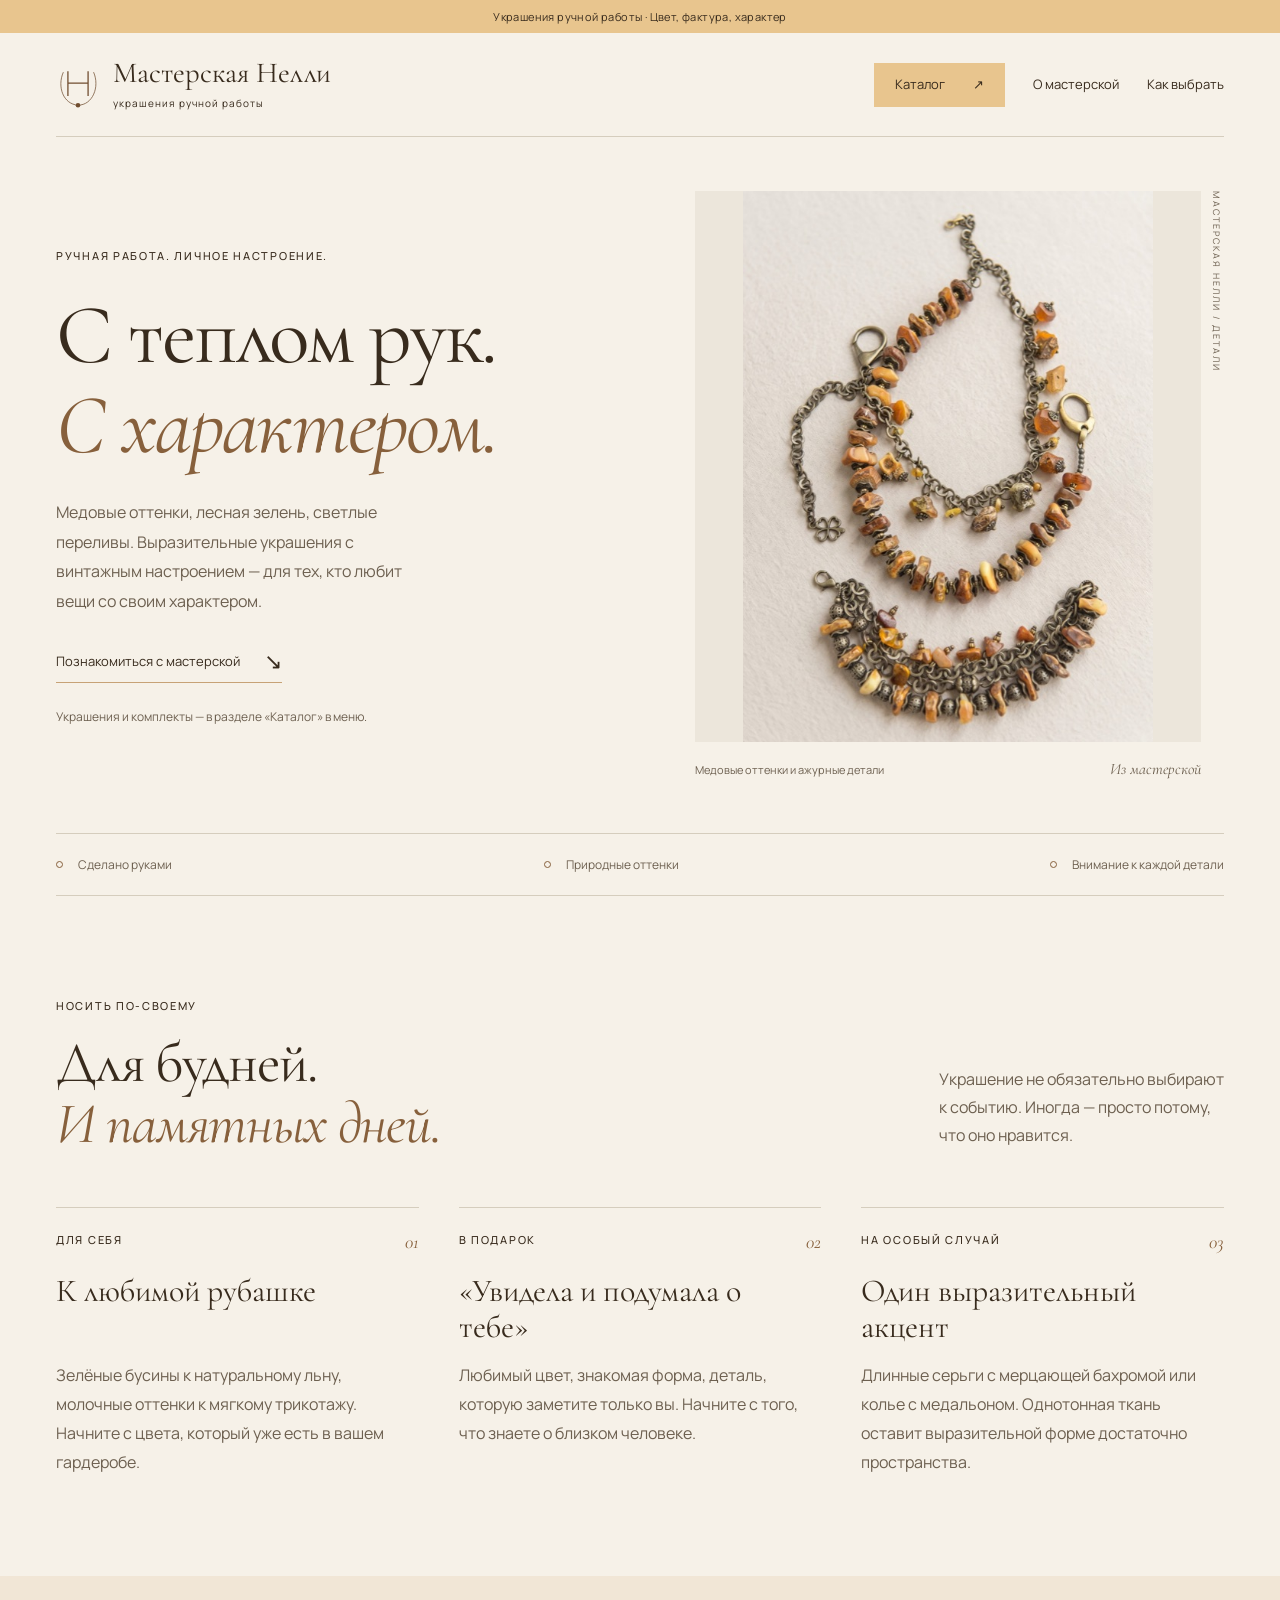
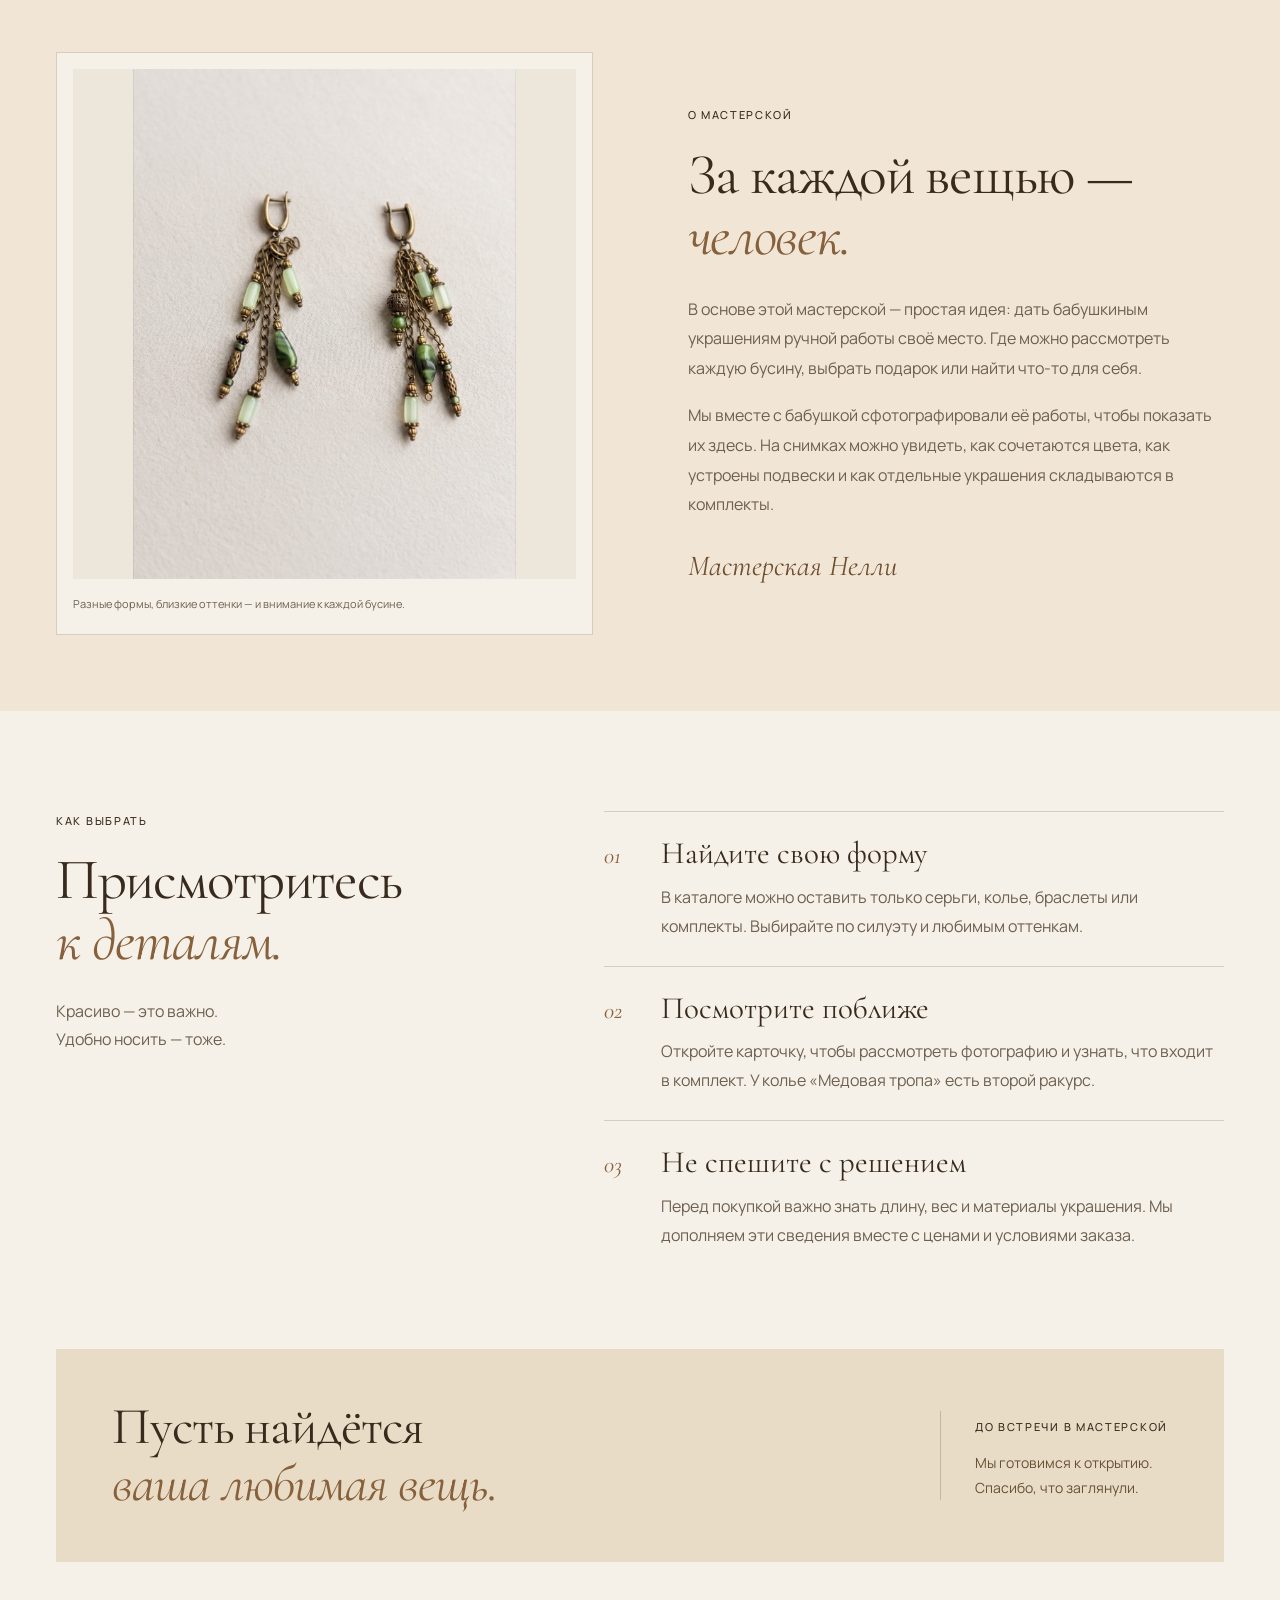
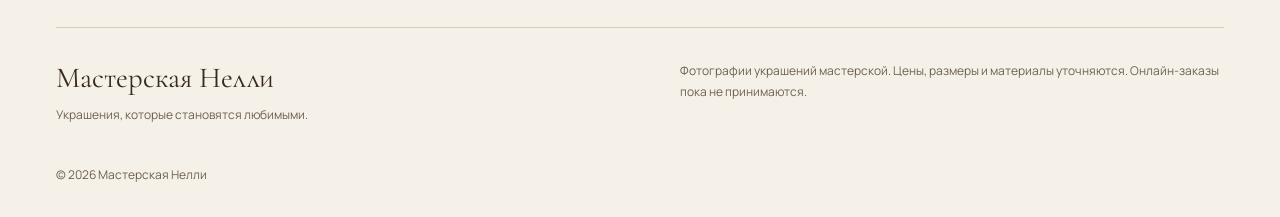
<file: index.html>
<!doctype html>
<html lang="ru">
<head>
  <meta charset="utf-8">
  <meta name="viewport" content="width=device-width, initial-scale=1">
  <meta name="description" content="Мастерская Нелли — украшения ручной работы с винтажным настроением. Природные оттенки, выразительные формы, отдельные украшения и комплекты.">
  <meta name="theme-color" content="#e8c58e">
  <title>Мастерская Нелли — украшения с характером</title>
  <link rel="stylesheet" href="styles.css?v=6">
  <script src="app.js?v=4" defer></script>
</head>
<body>
  <a class="skip-link" href="#main">Перейти к содержимому</a>
  <div class="announcement">Украшения ручной работы · Цвет, фактура, характер</div>
  <header class="site-header">
    <a class="brand" href="index.html" aria-label="Мастерская Нелли — главная"><svg class="brand-mark" viewBox="0 0 48 54" fill="none" aria-hidden="true"><path d="M13 39V12m22 0v27M13 25h22" stroke="currentColor" stroke-width="1.4"/><path d="M8 13C1 29 8 48 24 49c16 0 24-20 17-36" stroke="currentColor" stroke-width=".8"/><circle cx="24" cy="49" r="2.5" fill="currentColor"/></svg><span>Мастерская Нелли<small>украшения ручной работы</small></span></a>
    <nav aria-label="Основная навигация"><a class="catalog-entry" href="catalog.html">Каталог <span aria-hidden="true">↗</span></a><a href="#story">О мастерской</a><a href="#details">Как выбрать</a></nav>
  </header>
  <main id="main">
    <section class="hero container" aria-labelledby="hero-title">
      <div class="hero-copy">
        <p class="eyebrow">Ручная работа. Личное настроение.</p>
        <h1 id="hero-title">С теплом рук.<br><em>С характером.</em></h1>
        <p class="hero-description">Медовые оттенки, лесная зелень, светлые переливы. Выразительные украшения с винтажным настроением — для тех, кто любит вещи со своим характером.</p>
        <a class="text-link" href="#story">Познакомиться с мастерской <span aria-hidden="true">↘</span></a>
        <p class="hero-direction">Украшения и комплекты — в разделе «Каталог» в меню.</p>
      </div>
      <figure class="hero-visual">
        <div class="hero-image-wrap"><img class="hero-image" src="assets/products/31618-1440.jpg" srcset="assets/products/31618-720.jpg 720w, assets/products/31618-1440.jpg 1440w" sizes="(max-width: 650px) 100vw, 50vw" alt="Колье и браслет медовых оттенков с бронзовыми цепочками на светлой ткани" fetchpriority="high" width="1075" height="1440"></div>
        <figcaption><span>Медовые оттенки и ажурные детали</span><span class="photo-index">Из мастерской</span></figcaption>
        <span class="visual-side-note" aria-hidden="true">Мастерская Нелли / детали</span>
      </figure>
    </section>
    <div class="values-strip container"><span>Сделано руками</span><span>Природные оттенки</span><span>Внимание к каждой детали</span></div>
    <section class="section container inspiration" id="inspiration" aria-labelledby="inspiration-title">
      <div class="section-heading"><div><p class="eyebrow">Носить по-своему</p><h2 id="inspiration-title">Для будней.<br><em>И памятных дней.</em></h2></div><p class="section-intro">Украшение не обязательно выбирают<br>к событию. Иногда — просто потому,<br>что оно нравится.</p></div>
      <div class="occasion-grid">
        <article><span class="occasion-number" aria-hidden="true">01</span><p class="eyebrow">Для себя</p><h3>К любимой рубашке</h3><p>Зелёные бусины к натуральному льну, молочные оттенки к мягкому трикотажу. Начните с цвета, который уже есть в вашем гардеробе.</p></article>
        <article><span class="occasion-number" aria-hidden="true">02</span><p class="eyebrow">В подарок</p><h3>«Увидела и подумала о тебе»</h3><p>Любимый цвет, знакомая форма, деталь, которую заметите только вы. Начните с того, что знаете о близком человеке.</p></article>
        <article><span class="occasion-number" aria-hidden="true">03</span><p class="eyebrow">На особый случай</p><h3>Один выразительный акцент</h3><p>Длинные серьги с мерцающей бахромой или колье с медальоном. Однотонная ткань оставит выразительной форме достаточно пространства.</p></article>
      </div>
    </section>
    <section class="story-section" id="story" aria-labelledby="story-title"><div class="container story-grid">
      <figure class="story-art"><img src="assets/products/31603-1440.jpg" srcset="assets/products/31603-720.jpg 720w, assets/products/31603-1440.jpg 1440w" sizes="(max-width: 650px) 100vw, 45vw" loading="lazy" width="1080" height="1440" alt="Зелёные бусины и ажурные бронзовые детали серёг на светлой ткани"><figcaption>Разные формы, близкие оттенки — и внимание к каждой бусине.</figcaption></figure>
      <div class="story-copy"><p class="eyebrow">О мастерской</p><h2 id="story-title">За каждой вещью —<br><em>человек.</em></h2><p>В основе этой мастерской — простая идея: дать бабушкиным украшениям ручной работы своё место. Где можно рассмотреть каждую бусину, выбрать подарок или найти что-то для себя.</p><p>Мы вместе с бабушкой сфотографировали её работы, чтобы показать их здесь. На снимках можно увидеть, как сочетаются цвета, как устроены подвески и как отдельные украшения складываются в комплекты.</p><p class="story-signature">Мастерская Нелли</p></div>
    </div></section>
    <section class="section container choosing" id="details" aria-labelledby="details-title">
      <div class="choosing-heading"><p class="eyebrow">Как выбрать</p><h2 id="details-title">Присмотритесь<br><em>к деталям.</em></h2><p>Красиво — это важно.<br>Удобно носить — тоже.</p></div>
      <div class="care-grid"><article><span class="care-icon" aria-hidden="true">01</span><div><h3>Найдите свою форму</h3><p>В каталоге можно оставить только серьги, колье, браслеты или комплекты. Выбирайте по силуэту и любимым оттенкам.</p></div></article><article><span class="care-icon" aria-hidden="true">02</span><div><h3>Посмотрите поближе</h3><p>Откройте карточку, чтобы рассмотреть фотографию и узнать, что входит в комплект. У колье «Медовая тропа» есть второй ракурс.</p></div></article><article><span class="care-icon" aria-hidden="true">03</span><div><h3>Не спешите с решением</h3><p>Перед покупкой важно знать длину, вес и материалы украшения. Мы дополняем эти сведения вместе с ценами и условиями заказа.</p></div></article></div>
    </section>
    <section class="closing-banner container" aria-label="До встречи в мастерской"><p>Пусть найдётся<br><em>ваша любимая вещь.</em></p><div class="closing-note"><span class="eyebrow">До встречи в мастерской</span><p>Мы готовимся к открытию.<br>Спасибо, что заглянули.</p></div></section>
  </main>
  <footer class="site-footer container"><div><a class="footer-brand" href="index.html">Мастерская Нелли</a><p>Украшения, которые становятся любимыми.</p></div><p class="demo-note">Фотографии украшений мастерской. Цены, размеры и материалы уточняются. Онлайн-заказы пока не принимаются.</p><small>© <span data-year>2026</span> Мастерская Нелли</small></footer>
</body>
</html>
</file>
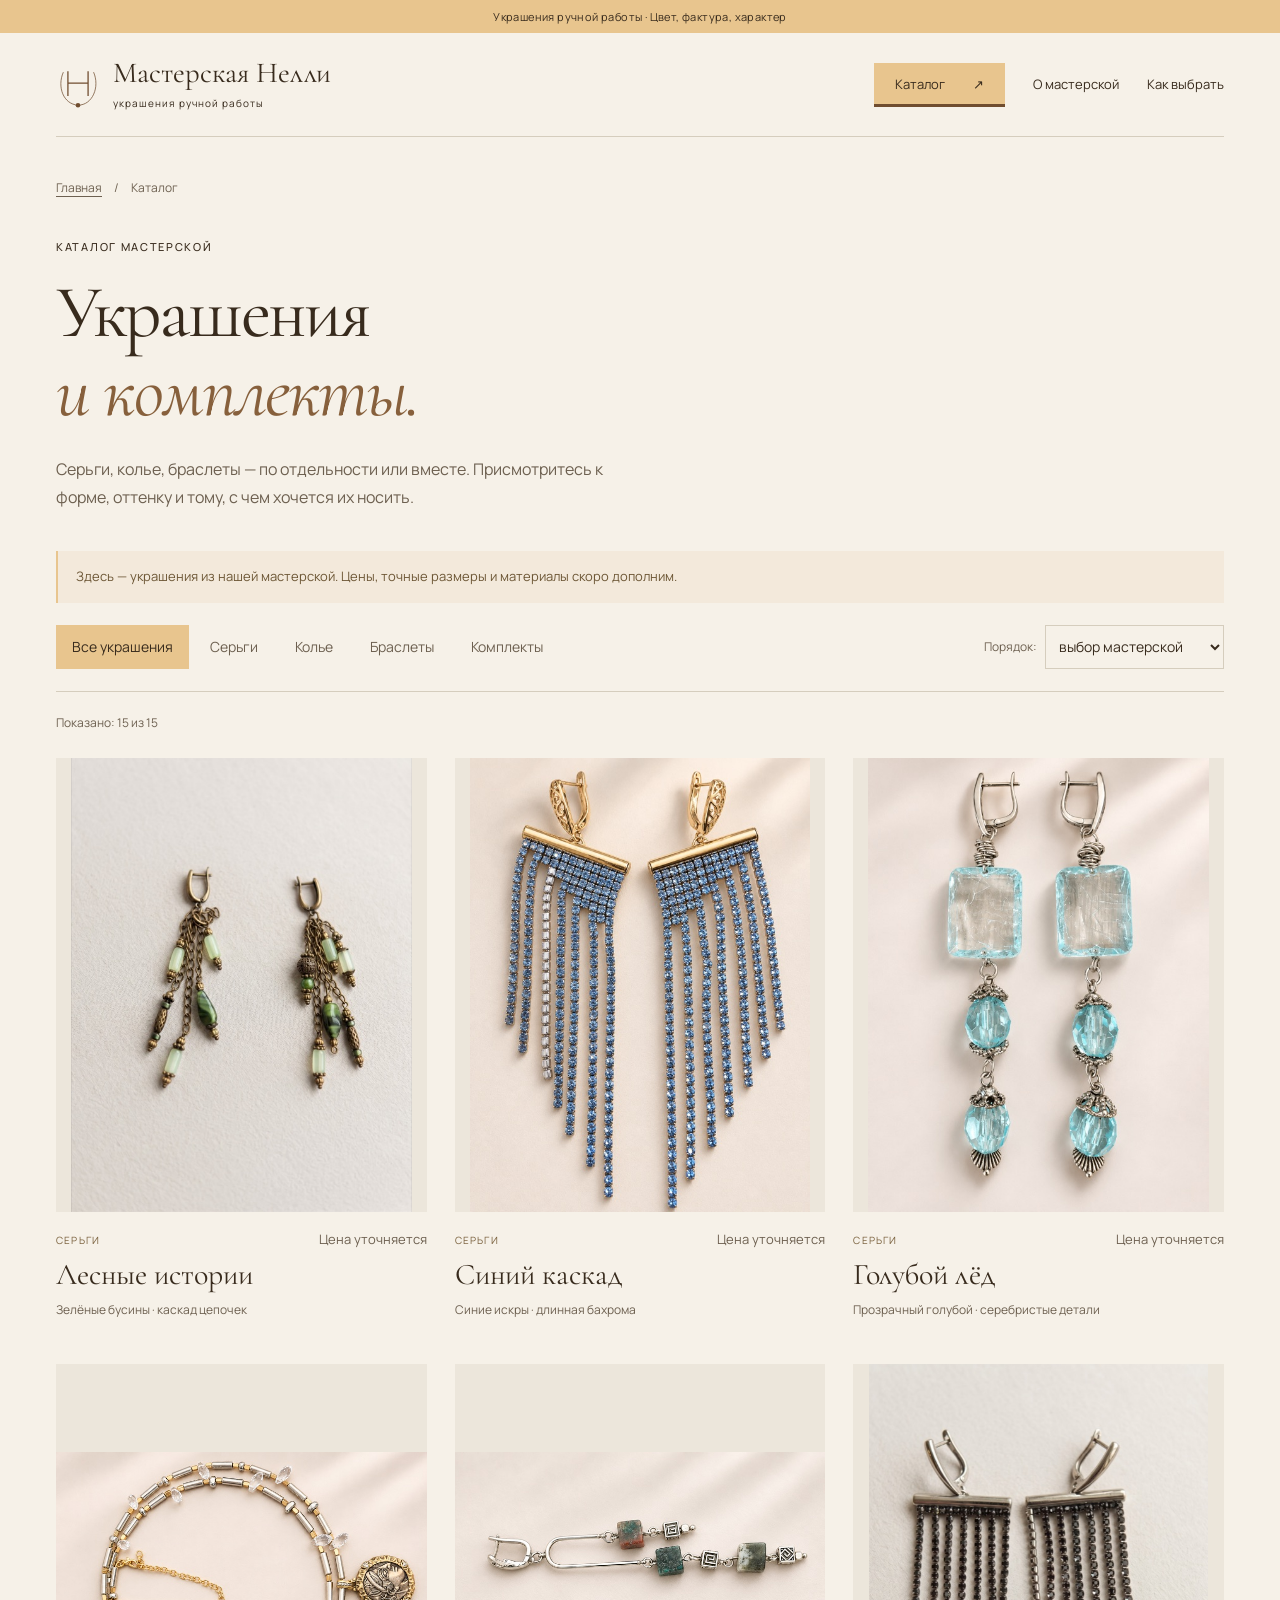
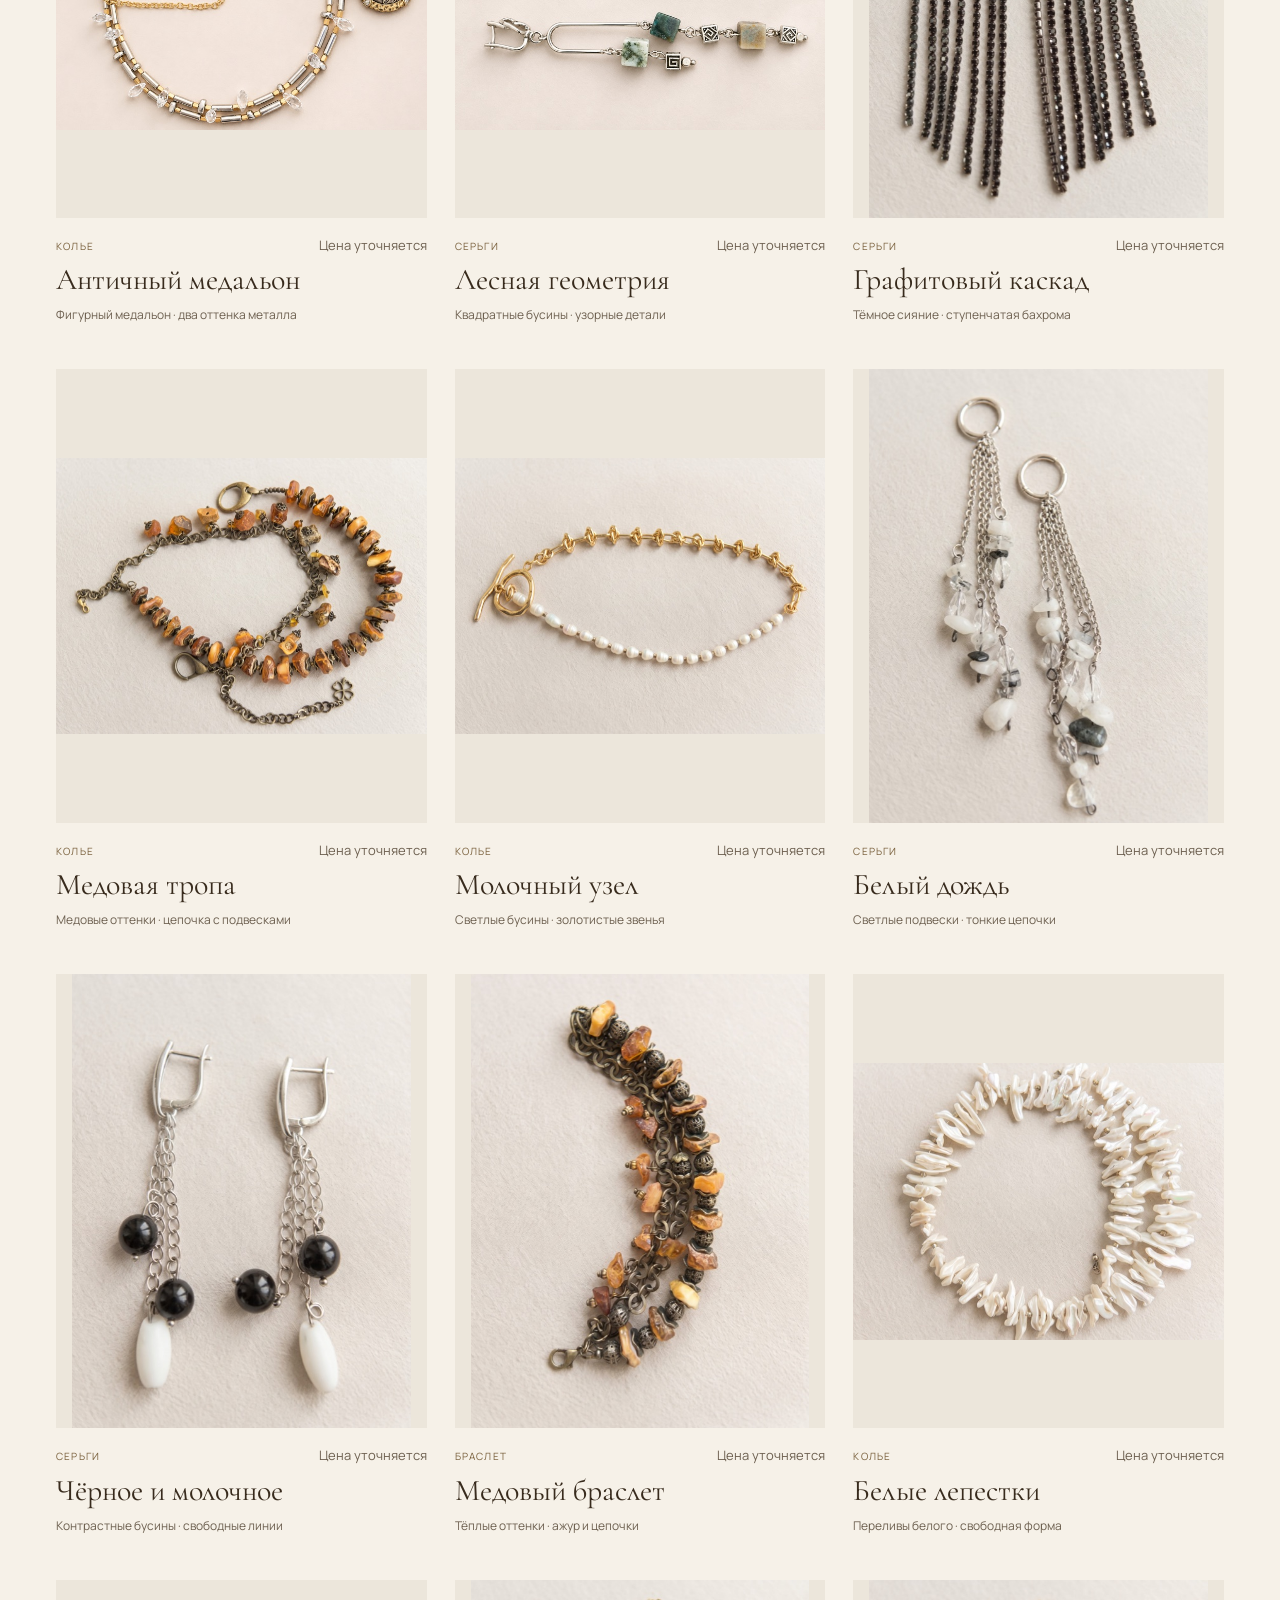
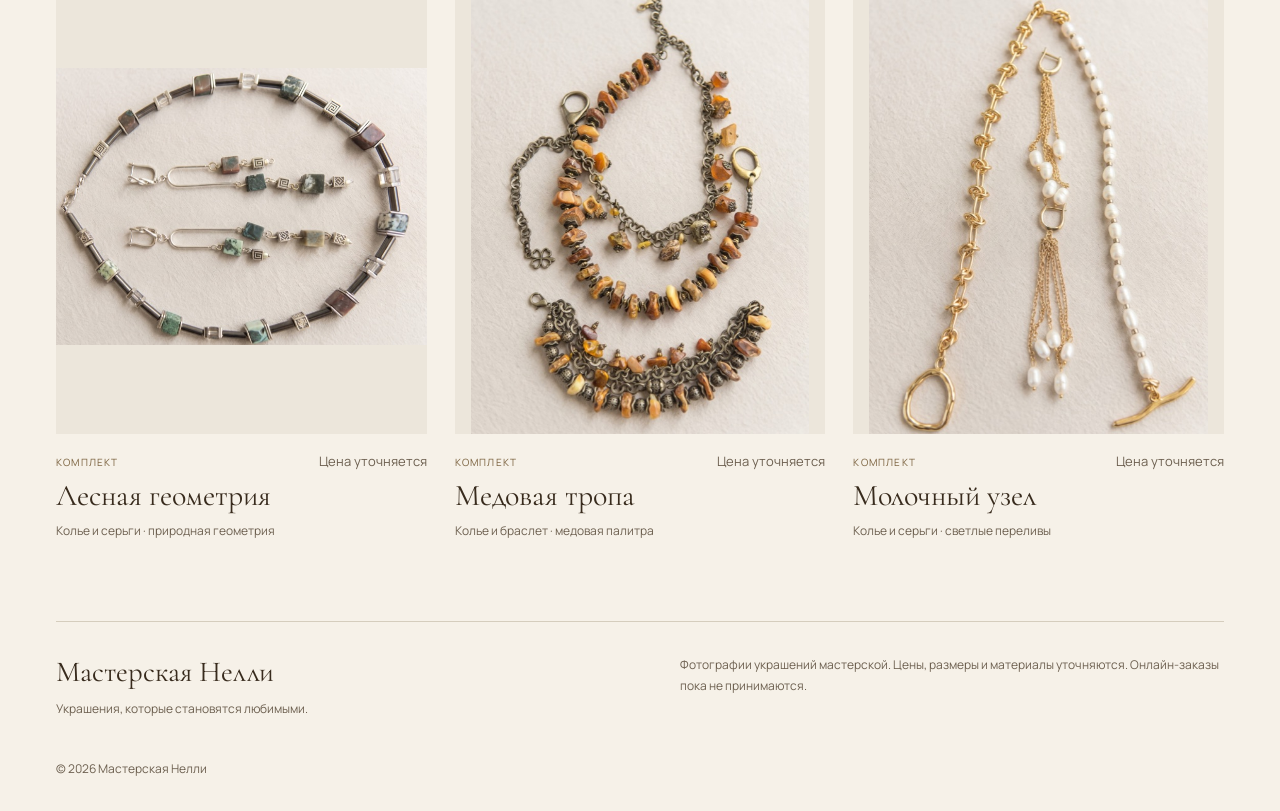
<file: catalog.html>
<!doctype html>
<html lang="ru">
<head>
  <meta charset="utf-8">
  <meta name="viewport" content="width=device-width, initial-scale=1">
  <meta name="description" content="Коллекция украшений Мастерской Нелли: серьги, колье, браслеты и комплекты. Фотографии украшений ручной работы.">
  <meta name="theme-color" content="#e8c58e">
  <title>Украшения — Мастерская Нелли</title>
  <link rel="stylesheet" href="styles.css?v=6">
  <script src="app.js?v=4" defer></script>
</head>
<body>
  <a class="skip-link" href="#main">Перейти к содержимому</a>
  <div class="announcement">Украшения ручной работы · Цвет, фактура, характер</div>
  <header class="site-header">
    <a class="brand" href="index.html" aria-label="Мастерская Нелли — главная"><svg class="brand-mark" viewBox="0 0 48 54" fill="none" aria-hidden="true"><path d="M13 39V12m22 0v27M13 25h22" stroke="currentColor" stroke-width="1.4"/><path d="M8 13C1 29 8 48 24 49c16 0 24-20 17-36" stroke="currentColor" stroke-width=".8"/><circle cx="24" cy="49" r="2.5" fill="currentColor"/></svg><span>Мастерская Нелли<small>украшения ручной работы</small></span></a>
    <nav aria-label="Основная навигация"><a class="catalog-entry" href="catalog.html" aria-current="page">Каталог <span aria-hidden="true">↗</span></a><a href="index.html#story">О мастерской</a><a href="index.html#details">Как выбрать</a></nav>
  </header>
  <main id="main" class="container">
    <section class="page-heading" aria-labelledby="catalog-title">
      <nav class="breadcrumbs" aria-label="Хлебные крошки"><a href="index.html">Главная</a><span aria-hidden="true">/</span><span aria-current="page">Каталог</span></nav>
      <p class="eyebrow">Каталог мастерской</p>
      <h1 id="catalog-title">Украшения<br><em>и комплекты.</em></h1>
      <p>Серьги, колье, браслеты — по отдельности или вместе. Присмотритесь к форме, оттенку и тому, с чем хочется их носить.</p>
    </section>
    <section class="catalog-section" aria-label="Каталог украшений">
      <p class="prototype-note">Здесь — украшения из нашей мастерской. Цены, точные размеры и материалы скоро дополним.</p>
      <div class="catalog-toolbar">
        <div class="filters" role="group" aria-label="Тип украшения">
          <button class="filter-button" type="button" data-filter="all" aria-pressed="true">Все украшения</button>
          <button class="filter-button" type="button" data-filter="earrings" aria-pressed="false">Серьги</button>
          <button class="filter-button" type="button" data-filter="necklaces" aria-pressed="false">Колье</button>
          <button class="filter-button" type="button" data-filter="bracelets" aria-pressed="false">Браслеты</button>
          <button class="filter-button" type="button" data-filter="sets" aria-pressed="false">Комплекты</button>
        </div>
        <label class="sort-label" for="catalog-sort">Порядок: <select id="catalog-sort"><option value="featured">выбор мастерской</option><option value="name-asc">по названию</option><option value="price-asc">сначала дешевле</option><option value="price-desc">сначала дороже</option></select></label>
      </div>
      <p class="catalog-count" data-catalog-count aria-live="polite"></p>
      <div class="product-grid" data-catalog></div>
      <noscript><p class="prototype-note">Для просмотра каталога включите JavaScript. Сведения об открытии мастерской появятся на главной странице.</p></noscript>
    </section>
  </main>
  <footer class="site-footer container"><div><a class="footer-brand" href="index.html">Мастерская Нелли</a><p>Украшения, которые становятся любимыми.</p></div><p class="demo-note">Фотографии украшений мастерской. Цены, размеры и материалы уточняются. Онлайн-заказы пока не принимаются.</p><small>© <span data-year>2026</span> Мастерская Нелли</small></footer>
</body>
</html>
</file>
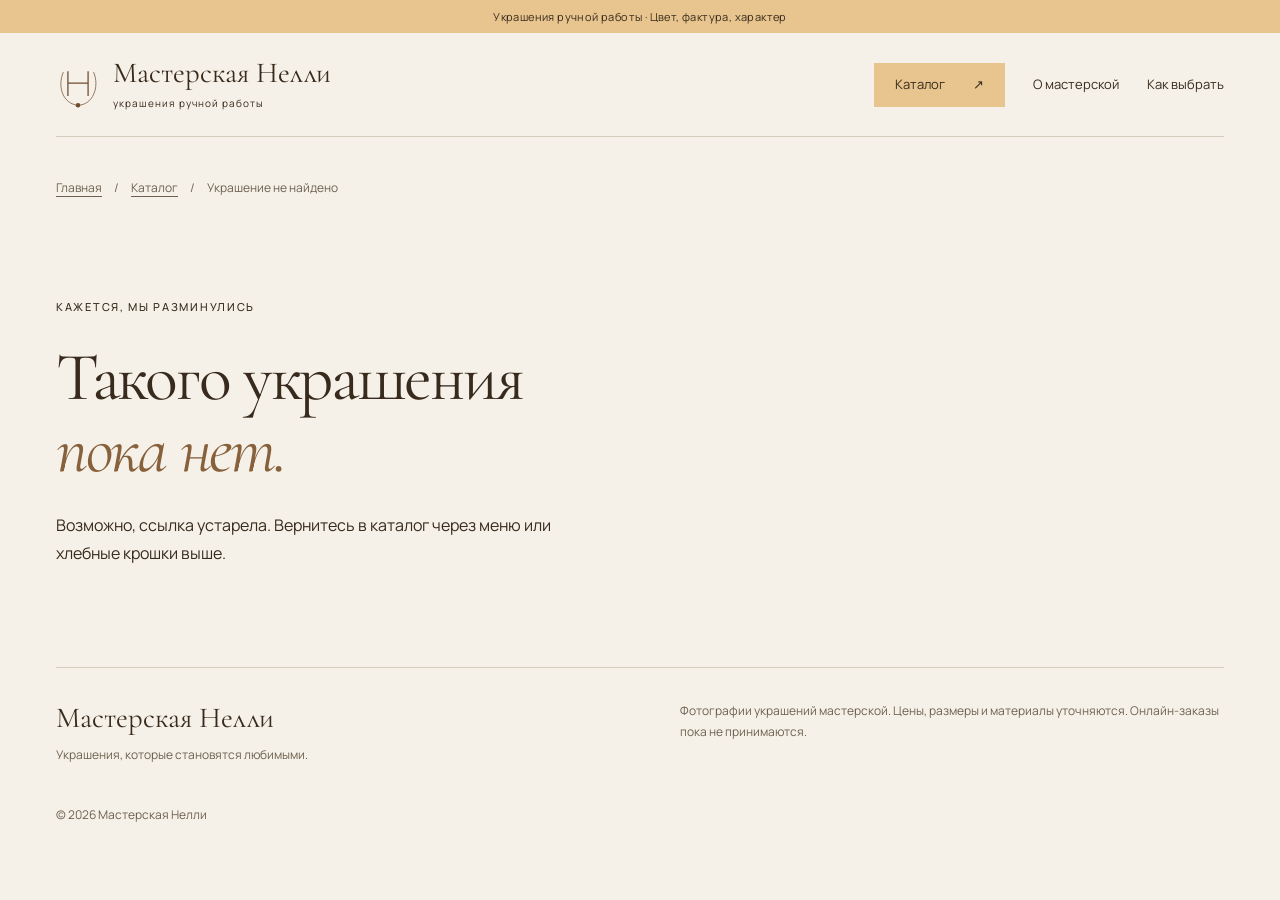
<file: product.html>
<!doctype html>
<html lang="ru">
<head>
  <meta charset="utf-8">
  <meta name="viewport" content="width=device-width, initial-scale=1">
  <meta name="description" content="Фотографии, описание и состав украшений и комплектов Мастерской Нелли.">
  <meta name="theme-color" content="#e8c58e">
  <title>Украшение — Мастерская Нелли</title>
  <link rel="stylesheet" href="styles.css?v=6">
  <script src="app.js?v=4" defer></script>
</head>
<body>
  <a class="skip-link" href="#main">Перейти к содержимому</a>
  <div class="announcement">Украшения ручной работы · Цвет, фактура, характер</div>
  <header class="site-header">
    <a class="brand" href="index.html" aria-label="Мастерская Нелли — главная"><svg class="brand-mark" viewBox="0 0 48 54" fill="none" aria-hidden="true"><path d="M13 39V12m22 0v27M13 25h22" stroke="currentColor" stroke-width="1.4"/><path d="M8 13C1 29 8 48 24 49c16 0 24-20 17-36" stroke="currentColor" stroke-width=".8"/><circle cx="24" cy="49" r="2.5" fill="currentColor"/></svg><span>Мастерская Нелли<small>украшения ручной работы</small></span></a>
    <nav aria-label="Основная навигация"><a class="catalog-entry" href="catalog.html">Каталог <span aria-hidden="true">↗</span></a><a href="index.html#story">О мастерской</a><a href="index.html#details">Как выбрать</a></nav>
  </header>
  <main id="main" class="container">
    <div class="page-heading"><nav class="breadcrumbs" aria-label="Хлебные крошки"><a href="index.html">Главная</a><span aria-hidden="true">/</span><a href="catalog.html">Каталог</a><span aria-hidden="true">/</span><span data-product-breadcrumb aria-current="page">Карточка украшения</span></nav></div>
    <div data-product><p class="error-message">Загружаем историю украшения…</p></div>
    <noscript><p class="prototype-note">Для отображения карточки украшения включите JavaScript. Вернуться в каталог можно через меню или хлебные крошки выше.</p></noscript>
  </main>
  <footer class="site-footer container"><div><a class="footer-brand" href="index.html">Мастерская Нелли</a><p>Украшения, которые становятся любимыми.</p></div><p class="demo-note">Фотографии украшений мастерской. Цены, размеры и материалы уточняются. Онлайн-заказы пока не принимаются.</p><small>© <span data-year>2026</span> Мастерская Нелли</small></footer>
</body>
</html>
</file>
<file: styles.css>
@import url('https://fonts.googleapis.com/css2?family=Cormorant+Garamond:ital,wght@0,400;0,500;0,600;1,400;1,500&family=Manrope:wght@400;500;600&display=swap');

:root {
  --paper: #f6f1e8;
  --ink: #382b1d;
  --muted: #6d6050;
  --amber: #e8c58e;
  --amber-text: #87603c;
  --amber-dark: #704d2f;
  --blush: #e9dcc6;
  --line: #d5cdbd;
  --serif: 'Cormorant Garamond', Georgia, serif;
  --sans: 'Manrope', Arial, sans-serif;
}
* { box-sizing: border-box; }
html { scroll-behavior: smooth; scroll-padding-top: 32px; }
body { margin: 0; background: var(--paper); color: var(--ink); font: 16px/1.75 var(--sans); }
a { color: inherit; text-decoration: none; }
button, input, select { font: inherit; }
button, a, select { -webkit-tap-highlight-color: transparent; }
button { cursor: pointer; }
img { display: block; width: 100%; height: auto; object-fit: cover; }
figure, h1, h2, h3, p { margin: 0; }
main, section, article, figure, .hero-copy, .product-detail { min-width: 0; }
h1, h2, h3, p, dd { overflow-wrap: break-word; }
h1, h2, h3 { font-family: var(--serif); font-weight: 400; line-height: 1.06; }
em { color: var(--amber-text); font-weight: 400; }
a:focus-visible, button:focus-visible, input:focus-visible, select:focus-visible, summary:focus-visible { outline: 2px solid var(--amber-dark); outline-offset: 5px; }
.container { width: min(1280px, calc(100% - 112px)); margin-inline: auto; }
.eyebrow { font: 500 11px/1.8 var(--sans); text-transform: uppercase; letter-spacing: 1.7px; }
.announcement { text-align: center; padding: 7px 20px; background: var(--amber); font-size: 11px; color: var(--ink); letter-spacing: .4px; }
.site-header { width: min(1280px, calc(100% - 112px)); margin: auto; display: flex; align-items: center; justify-content: space-between; gap: 32px; padding: 24px 0; border-bottom: 1px solid var(--line); }
.brand { display: flex; align-items: center; gap: 13px; font: 29px/1.1 var(--serif); }
.brand-mark { width: 44px; height: 52px; flex-shrink: 0; color: var(--amber-dark); }
.brand small { display: block; font: 10px/1.8 var(--sans); letter-spacing: 1px; margin-top: 5px; }
.site-header nav { display: flex; align-items: center; gap: 28px; font-size: 13px; }
.site-header nav a { display: inline-flex; align-items: center; justify-content: center; min-height: 44px; padding: 8px 0; }
.site-header nav a:hover { color: var(--amber-text); }
.site-header nav .catalog-entry { color: var(--ink); background: var(--amber); padding: 10px 21px; gap: 28px; }
.site-header nav .catalog-entry:hover { background: #ddb577; }
.catalog-entry[aria-current=page] { box-shadow: inset 0 -3px var(--amber-dark); }
.skip-link { position: absolute; top: -100px; left: 20px; background: var(--paper); padding: 12px; z-index: 10; }
.skip-link:focus { top: 10px; }
.hero { display: grid; grid-template-columns: 1.12fr 1fr; gap: 46px; align-items: center; padding-top: 54px; padding-bottom: 50px; }
.hero-copy { padding-block: 24px; }
h1 { font-size: clamp(58px, 6.6vw, 94px); letter-spacing: -2.3px; }
.hero h1 { margin: 25px 0 28px 0; position: relative; z-index: 1; }
.hero h1 em { color: var(--amber-text); }
.hero-description { max-width: 365px; color: var(--muted); font-size: 16px; line-height: 1.85; }
.text-link { display: inline-flex; align-items: center; min-height: 44px; gap: 24px; border-bottom: 1px solid #c7a276; font-size: 13px; }
.text-link:hover { color: var(--amber-text); border-color: var(--amber-dark); }
.hero .text-link { margin-top: 23px; }
.text-link span { font-size: 22px; }
.hero-direction { max-width: 340px; color: var(--muted); font-size: 12px; margin-top: 23px; line-height: 1.75; }
.hero-visual { position: relative; padding-right: 23px; }
.hero-image-wrap { background: #ece6db; overflow: hidden; }
.hero-image { height: clamp(450px, 43vw, 610px); object-fit: contain; object-position: 50% 50%; }
.hero-visual figcaption { display: flex; align-items: baseline; justify-content: space-between; gap: 14px; margin-top: 13px; color: var(--muted); font-size: 11px; }
.photo-index { white-space: nowrap; font-family: var(--serif); font-style: italic; font-size: 16px; }
.visual-side-note { position: absolute; right: 0; top: 0; writing-mode: vertical-rl; font-size: 9px; letter-spacing: 2px; text-transform: uppercase; color: var(--muted); }
.values-strip { display: flex; gap: 24px; justify-content: space-between; border-block: 1px solid var(--line); padding-block: 20px; color: var(--muted); font-size: 12px; }
.values-strip span { display: flex; align-items: center; gap: 15px; }
.values-strip span::before { content: ''; width: 5px; height: 5px; border: 1px solid var(--amber-text); border-radius: 50%; }
.section { padding-block: 100px; }
h2 { font-size: clamp(43px, 4.5vw, 64px); letter-spacing: -1.3px; }
.section-heading { display: flex; align-items: end; justify-content: space-between; gap: 40px; }
.section-heading h2 { margin-top: 18px; }
.section-intro { max-width: 360px; color: var(--muted); font-size: 16px; padding-bottom: 6px; }
.occasion-grid { display: grid; grid-template-columns: repeat(3, minmax(0, 1fr)); gap: 40px; margin-top: 52px; }
.occasion-grid article { border-top: 1px solid var(--line); padding-top: 22px; position: relative; }
.occasion-number { float: right; font: italic 19px var(--serif); color: var(--amber-text); }
.occasion-grid h3 { font-size: 32px; line-height: 1.12; min-height: 72px; margin: 23px 0 16px; max-width: 290px; }
.occasion-grid article > p:last-child { color: var(--muted); font-size: 16px; line-height: 1.8; max-width: 350px; }
.story-section { background: #f1e6d6; padding-block: 76px; }
.story-grid { display: grid; grid-template-columns: 1fr 1fr; gap: 95px; align-items: center; }
.story-art { background: var(--paper); padding: 16px 16px 20px; border: 1px solid var(--line); }
.sketch-header { display: flex; justify-content: space-between; gap: 16px; font-size: 10px; letter-spacing: 1px; color: var(--muted); }
.story-art img { aspect-ratio: 4/5; max-height: 510px; object-fit: contain; background: #ece6db; }
.story-art figcaption { padding-top: 16px; color: var(--muted); font-size: 11px; line-height: 1.7; }
.story-copy h2 { margin: 20px 0 28px; }
.story-copy > p:not(.eyebrow):not(.story-signature) { color: var(--muted); margin-top: 18px; font-size: 16px; line-height: 1.85; }
.story-copy .story-signature { font: italic 29px var(--serif); color: var(--amber-dark); margin-top: 28px; }
.choosing { display: grid; grid-template-columns: .85fr 1.15fr; gap: 90px; }
.choosing-heading h2 { margin: 19px 0 25px; }
.choosing-heading > p:last-child { color: var(--muted); }
.care-grid article { display: grid; grid-template-columns: 35px minmax(0, 1fr); gap: 22px; padding: 25px 0; border-top: 1px solid var(--line); }
.care-grid article:last-child { padding-bottom: 0; }
.care-icon { color: var(--amber-text); font: italic 23px var(--serif); padding-top: 5px; }
.care-grid h3 { font-size: 31px; margin-bottom: 13px; }
.care-grid p { color: var(--muted); font-size: 16px; line-height: 1.8; }
.closing-banner { display: flex; justify-content: space-between; align-items: center; gap: 40px; background: var(--blush); padding: 50px 56px; margin-bottom: 65px; }
.closing-banner > p { font: 52px/1.08 var(--serif); letter-spacing: -1px; }
.closing-banner em { color: var(--amber-text); }
.closing-note { border-left: 1px solid #c7b3a7; padding-left: 34px; }
.closing-note p { font-size: 14px; margin-top: 12px; color: #665137; }
.site-footer { display: grid; grid-template-columns: 1fr 1fr; gap: 24px 80px; border-top: 1px solid var(--line); padding-block: 32px; }
.footer-brand { font: 29px var(--serif); }
.site-footer p:not(.demo-note) { font-size: 12px; color: var(--muted); margin-top: 9px; }
.demo-note, .site-footer small { color: var(--muted); font-size: 12px; }
.site-footer small { grid-column: 1 / -1; padding-top: 15px; }
.site-footer a:hover { color: var(--amber-text); }
/* The catalog and individual pieces share the same restrained typography. */
.page-heading { padding: 28px 0 40px; }
.breadcrumbs { display: flex; align-items: center; flex-wrap: wrap; gap: 6px 12px; color: var(--muted); font-size: 12px; margin-bottom: 28px; }
.breadcrumbs a { display: inline-flex; align-items: center; min-height: 44px; text-decoration: underline; text-underline-offset: 4px; }
.page-heading h1 { font-size: clamp(50px, 5.8vw, 80px); margin: 16px 0 25px; }
.page-heading > p:not(.eyebrow) { color: var(--muted); max-width: 560px; font-size: 16px; }
.catalog-section { padding-bottom: 80px; }
.prototype-note { border-left: 2px solid var(--amber); background: #f3e9db; padding: 14px 18px; color: #6d5736; font-size: 13px; line-height: 1.8; }
.catalog-toolbar { display: flex; align-items: center; justify-content: space-between; gap: 18px; flex-wrap: wrap; border-bottom: 1px solid var(--line); padding: 22px 0; margin-bottom: 20px; }
.filters { display: flex; flex-wrap: wrap; gap: 5px; }
.filter-button { min-height: 44px; padding: 9px 15px; background: transparent; border: 1px solid transparent; color: var(--muted); font-size: 14px; }
.filter-button:hover { border-color: var(--line); color: var(--ink); }
.filter-button[aria-pressed=true] { color: var(--ink); background: var(--amber); }
.sort-label { display: flex; gap: 8px; align-items: center; flex-wrap: wrap; font-size: 12px; color: var(--muted); }
.sort-label select { min-height: 44px; max-width: 100%; padding: 8px 24px 8px 9px; color: var(--ink); border: 1px solid var(--line); background: transparent; font-size: 14px; border-radius: 0; }
.catalog-count { font-size: 12px; color: var(--muted); margin-bottom: 25px; }
.product-grid { display: grid; grid-template-columns: repeat(3, minmax(0, 1fr)); gap: 44px 28px; }
.product-card-link { display: block; height: 100%; }
.product-photo { position: relative; background: #ece6db; overflow: hidden; aspect-ratio: 4/4.9; }
.product-photo img { height: 100%; object-fit: contain; transition: transform .45s ease; }
.product-card-link:hover img { transform: scale(1.01); }
.product-tag { position: absolute; bottom: 14px; left: 14px; background: var(--paper); padding: 4px 11px; color: var(--ink); font-size: 11px; }
.product-info { display: flex; justify-content: space-between; flex-wrap: wrap; align-items: baseline; gap: 12px; padding-top: 16px; }
.product-info h3 { font-size: 30px; }
.product-info .product-kind { margin: 0 0 9px; color: #79603c; text-transform: uppercase; letter-spacing: 1.2px; font-size: 10px; }
.product-info p { font-size: 12px; margin-top: 8px; color: var(--muted); }
.product-price { white-space: nowrap; font-size: 13px; color: var(--muted); }
.product-card-link:hover h3 { color: var(--amber-text); }
.product-layout { display: grid; grid-template-columns: 1.1fr 1fr; gap: 72px; align-items: start; padding-bottom: 80px; }
.detail-photo { background: #ece6db; aspect-ratio: 4/4.8; object-fit: contain; }
.gallery-views { display: flex; gap: 12px; margin-top: 16px; }
.gallery-view { display: grid; gap: 5px; padding: 6px; border: 1px solid var(--line); background: transparent; color: var(--muted); font-size: 12px; }
.gallery-view img { width: 80px; height: 64px; object-fit: contain; }
.gallery-view[aria-pressed=true] { border-color: var(--amber-dark); color: var(--ink); box-shadow: 0 0 0 1px var(--amber-dark); }
.photo-credit { font-size: 12px; color: var(--muted); margin-top: 14px; }
.product-detail { padding-top: 10px; }
.product-detail h1 { font-size: clamp(44px, 5vw, 68px); margin: 20px 0; }
.detail-subtitle { color: var(--muted); font-size: 14px; }
.detail-price { font-size: 22px; margin: 22px 0; }
.detail-description { font-size: 16px; color: var(--muted); margin: 25px 0; line-height: 1.85; }
.specifications { margin: 28px 0; }
.specifications > div { display: grid; grid-template-columns: 100px minmax(0, 1fr); gap: 14px; padding: 13px 0; border-bottom: 1px solid var(--line); font-size: 14px; }
.specifications dt { color: var(--muted); }
.specifications dd { margin: 0; }
.product-detail details { border-bottom: 1px solid var(--line); padding: 7px 0; font-size: 16px; }
.product-detail summary { min-height: 44px; align-content: center; cursor: pointer; }
.product-detail details p { padding: 7px 0 15px; color: var(--muted); font-size: 14px; }
.empty-state { padding: 20px 0 100px; }
.empty-state h1 { font-size: clamp(44px, 6vw, 68px); margin: 25px 0; }
.empty-state p { max-width: 550px; }
.error-message { color: var(--muted); padding-block: 20px; }
@media (min-width: 1600px) {
  .hero { gap: 70px; padding-top: 70px; padding-bottom: 65px; }
}
@media (max-width: 1100px) {
  .container, .site-header { width: calc(100% - 64px); }
  .site-header nav { gap: 20px; }
  .hero { gap: 28px; }
  .hero h1 { font-size: clamp(58px, 6.5vw, 74px); }
  .hero-image { height: 520px; }
  .occasion-grid { gap: 25px; }
  .story-grid { gap: 55px; }
  .choosing { gap: 50px; }
  .closing-banner { padding: 40px; }
  .closing-banner > p { font-size: 45px; }
  .product-layout { gap: 40px; }
}
@media (max-width: 850px) {
  .site-header { flex-wrap: wrap; gap: 18px; padding-bottom: 18px; }
  .site-header nav { flex: 1; justify-content: flex-end; font-size: 12px; gap: 15px; }
  .brand { font-size: 25px; }
  .brand-mark { width: 36px; }
  .hero { grid-template-columns: minmax(0, 1fr) minmax(0, .85fr); gap: 20px; padding-top: 35px; }
  .hero h1 { font-size: 57px; letter-spacing: -1.8px; }
  .hero-description { font-size: 16px; }
  .hero-image { height: 480px; }
  .hero-visual { padding-right: 0; }
  .visual-side-note { display: none; }
  .photo-index { display: none; }
  .section { padding-block: 70px; }
  .section-heading { gap: 30px; }
  .section-intro { max-width: 260px; }
  .section-intro br { display: none; }
  .occasion-grid { gap: 20px; }
  .occasion-grid h3 { font-size: 29px; min-height: 98px; }
  .story-grid { gap: 35px; }
  .story-art { padding: 20px; }
  .story-copy h2 { font-size: 42px; }
  .choosing { grid-template-columns: .85fr 1.15fr; gap: 35px; }
  .closing-banner > p { font-size: 39px; }
  .closing-note { padding-left: 22px; }
  .product-grid { grid-template-columns: repeat(2, minmax(0, 1fr)); }
  .product-layout { grid-template-columns: minmax(0, 1fr); gap: 30px; }
  .detail-photo { max-height: 680px; }
  .product-detail { max-width: 650px; }
}
@media (max-width: 650px) {
  .container, .site-header { width: calc(100% - 40px); }
  .announcement { font-size: 10px; letter-spacing: 0; padding-inline: 12px; }
  .site-header { padding-top: 18px; gap: 16px; }
  .brand { font-size: 27px; }
  .site-header nav { flex-basis: 100%; justify-content: space-between; gap: 12px; font-size: 12px; }
  .site-header nav .catalog-entry { gap: 16px; padding-inline: 16px; }
  .hero { grid-template-columns: minmax(0, 1fr); padding-top: 30px; padding-bottom: 30px; gap: 30px; }
  .hero-copy { padding: 0; }
  .eyebrow { font-size: 10px; letter-spacing: 1.35px; }
  .hero h1 { font-size: clamp(45px, 10.8vw, 67px); letter-spacing: -1.7px; margin: 18px 0 23px; }
  .hero-description { max-width: 440px; }
  .hero-direction { margin-top: 15px; max-width: 330px; }
  .hero .text-link { margin-top: 16px; }
  .hero-image { height: auto; aspect-ratio: 4/4.5; }
  .hero-visual { width: 100%; }
  .photo-index { display: inline; }
  .hero-visual figcaption { font-size: 10px; gap: 8px; }
  .values-strip { flex-wrap: wrap; justify-content: flex-start; gap: 10px 24px; font-size: 11px; padding-block: 17px; }
  .values-strip span { gap: 9px; }
  .section { padding-block: 58px; }
  h2, .story-copy h2 { font-size: clamp(39px, 8.5vw, 52px); }
  .section-heading { display: block; }
  .section-intro { max-width: 440px; margin-top: 23px; padding: 0; }
  .occasion-grid { grid-template-columns: minmax(0, 1fr); gap: 26px; margin-top: 32px; }
  .occasion-grid article { padding-top: 20px; }
  .occasion-grid h3 { min-height: 0; max-width: none; font-size: 32px; margin: 13px 0 12px; }
  .occasion-grid article > p:last-child { max-width: 440px; }
  .story-section { padding-block: 44px; }
  .story-grid { grid-template-columns: minmax(0, 1fr); gap: 38px; }
  .story-art { width: calc(100% - 16px); max-width: 450px; margin: auto; }
  .story-art img { max-height: 310px; }
  .story-copy h2 { margin-top: 17px; }
  .choosing { grid-template-columns: minmax(0, 1fr); gap: 30px; }
  .choosing-heading > p:last-child br { display: none; }
  .care-grid article { gap: 13px; grid-template-columns: 28px minmax(0, 1fr); padding-block: 23px; }
  .care-grid h3 { font-size: 29px; }
  .closing-banner { display: block; padding: 32px 25px; margin-bottom: 40px; }
  .closing-banner > p { font-size: clamp(34px, 8vw, 46px); }
  .closing-note { border-left: 0; border-top: 1px solid #c7b3a7; padding: 20px 0 0; margin-top: 25px; }
  .closing-note p { margin-top: 9px; }
  .site-footer { grid-template-columns: minmax(0, 1fr); gap: 23px; }
  .site-footer small { padding-top: 0; }
  .page-heading { padding: 17px 0 30px; }
  .breadcrumbs { margin-bottom: 18px; font-size: 11px; }
  .page-heading h1 { font-size: clamp(44px, 9.5vw, 62px); letter-spacing: -1.4px; }
  .catalog-toolbar { align-items: stretch; flex-direction: column; }
  .filters { gap: 5px; }
  .filter-button { padding-inline: 12px; font-size: 13px; }
  .sort-label { justify-content: space-between; }
  .sort-label select { font-size: 16px; }
  .product-grid { gap: 30px 18px; }
  .product-info h3 { font-size: 28px; }
  .product-info { gap: 8px; }
  .product-price { font-size: 14px; }
  .product-detail h1 { font-size: clamp(43px, 10vw, 58px); letter-spacing: -1.5px; }
  .specifications > div { grid-template-columns: 90px minmax(0, 1fr); gap: 10px; }
}
@media (max-width: 420px) {
  .container, .site-header { width: calc(100% - 32px); }
  .product-grid { grid-template-columns: minmax(0, 1fr); }
  .product-photo { aspect-ratio: 4/4.5; }
  .site-header nav { gap: 8px; font-size: 11px; }
  .site-header nav .catalog-entry { padding-inline: 13px; gap: 12px; }
  .hero h1 { font-size: clamp(40px, 10.5vw, 45px); letter-spacing: -1.2px; }
  .hero-visual figcaption { font-size: 9px; }
  .photo-index { font-size: 14px; }
  .brand { font-size: 26px; }
  .closing-banner { padding-inline: 23px; }
}
@media (prefers-reduced-motion: reduce) {
  html { scroll-behavior: auto; }
  *, *::before, *::after { transition: none !important; }
}
</file>
